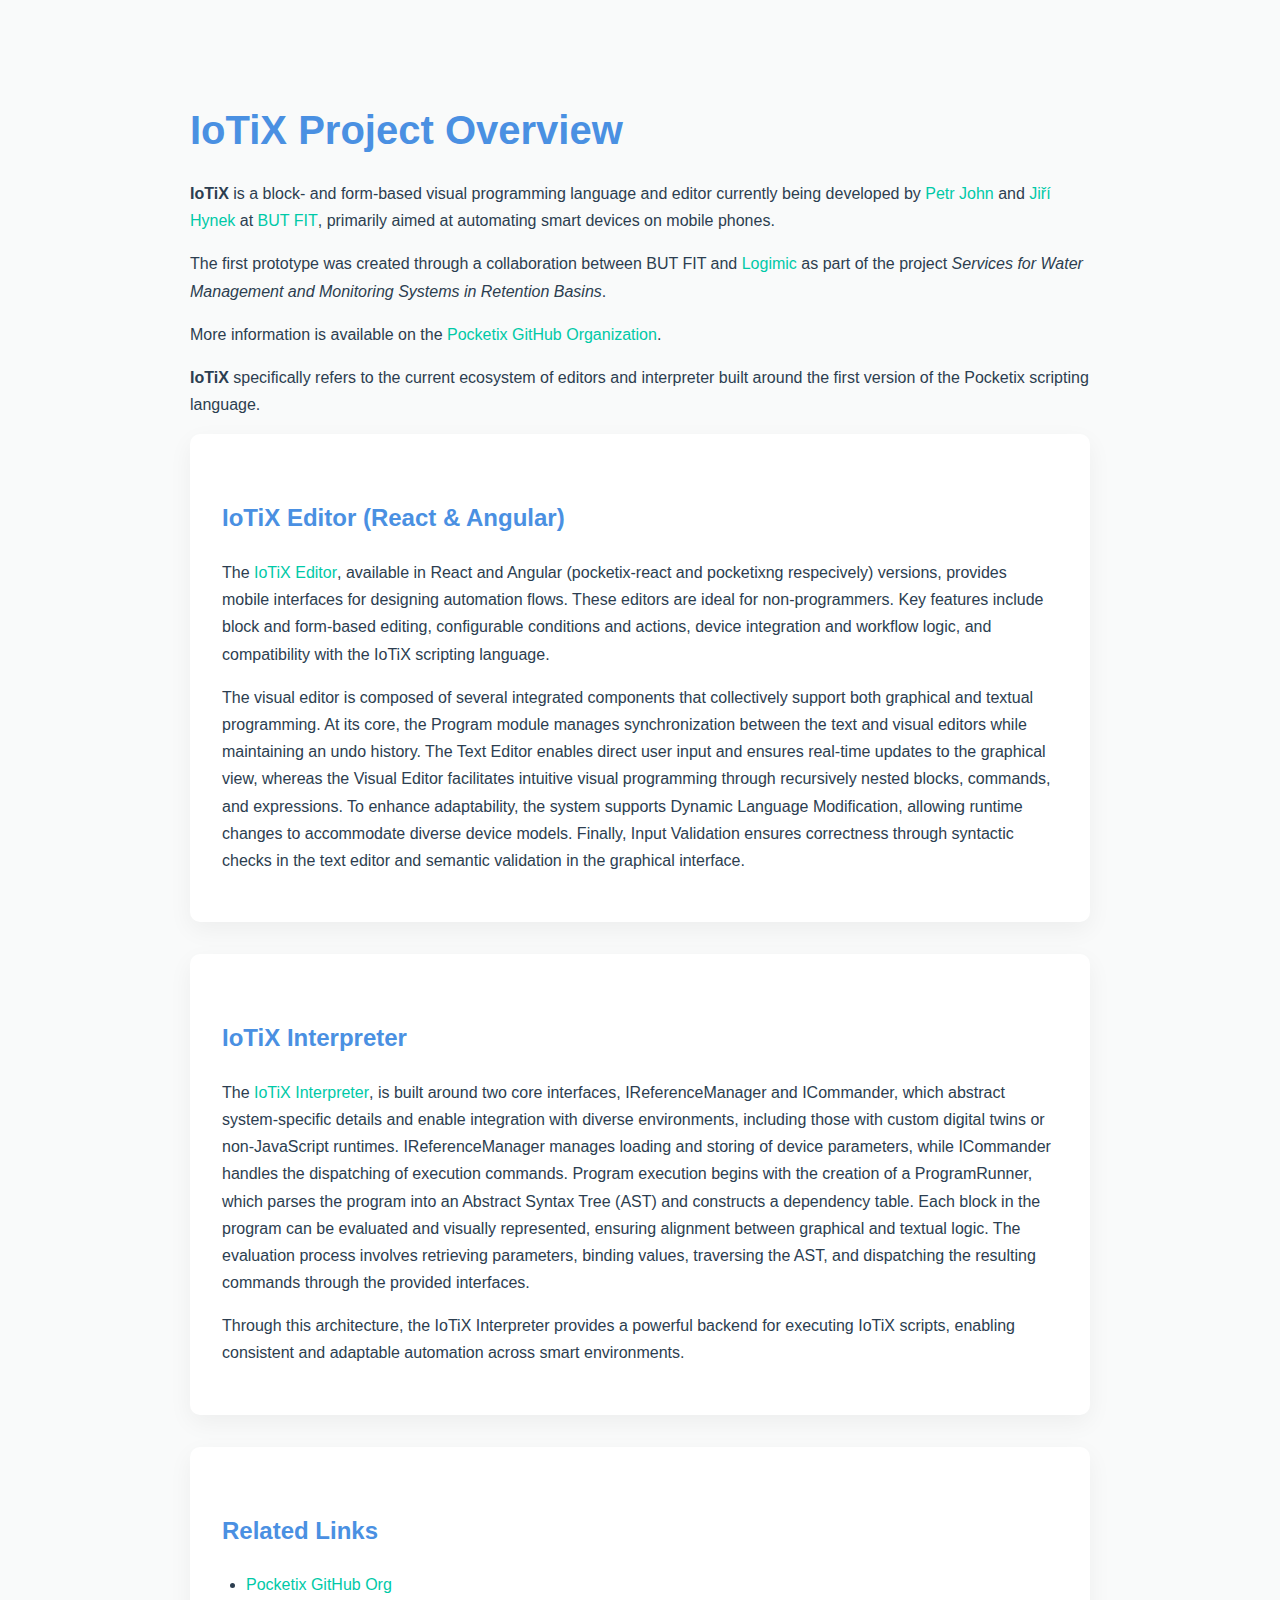
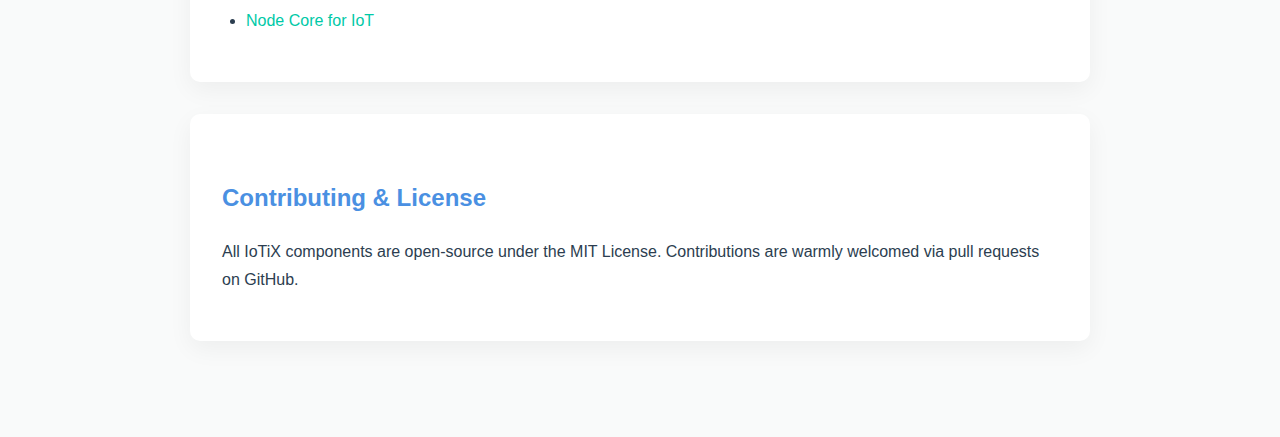
<file: index.html>
<!DOCTYPE html>
<html lang="en">
<head>
	<meta charset="UTF-8"/>
	<meta name="viewport" content="width=device-width, initial-scale=1.0"/>
	<title>IoTiX Project Overview</title>
	<link rel="stylesheet" href="styles.css">
	<link rel="shortcut icon" type="image/x-icon" href="favicon.ico">
</head>
<body>
	<div class="page-container">
		<h1>IoTiX Project Overview</h1>
		<p><strong>IoTiX</strong> is a block- and form-based visual programming language and editor currently being developed
			by <a href="mailto:ijohn@fit.vut.cz">Petr John</a> and <a href="mailto:hynek@fit.vut.cz">Jiří Hynek</a> at <a
					href="https://www.fit.vut.cz/.en" target="_blank">BUT FIT</a>, primarily aimed at automating smart devices
			on mobile phones.</p>

		<p>The first prototype was created through a collaboration between BUT FIT and <a href="https://www.logimic.com/cs/"
																						  target="_blank">Logimic</a> as part of
			the project <em>Services for Water Management and Monitoring Systems in Retention Basins</em>.</p>

		<p>More information is available on the <a href="https://github.com/pocketix" target="_blank">Pocketix GitHub
			Organization</a>.</p>

		<p><strong>IoTiX</strong> specifically refers to the current ecosystem of editors and interpreter built around the
			first version of the Pocketix scripting language.</p>


		<div class="section">
			<h2>IoTiX Editor (React & Angular)</h2>
			<p>The <a href="editor">IoTiX Editor</a>, available in React and Angular
				(pocketix-react and pocketixng respecively) versions, provides mobile interfaces for
				designing automation flows. These editors are ideal for non-programmers. Key features
				include block and form-based editing, configurable conditions and actions, device integration
				and workflow logic, and compatibility with the IoTiX scripting language.
			</p>

			<p>The visual editor is composed of several integrated components that collectively support both graphical and
				textual programming. At its core, the Program module manages synchronization between the text and visual
				editors while maintaining an undo history. The Text Editor enables direct user input and ensures real-time
				updates to the graphical view, whereas the Visual Editor facilitates intuitive visual programming through
				recursively nested blocks, commands, and expressions. To enhance adaptability, the system supports Dynamic
				Language Modification, allowing runtime changes to accommodate diverse device models. Finally, Input Validation
				ensures correctness through syntactic checks in the text editor and semantic validation in the graphical
				interface.
			</p>
		</div>

		<div class="section">
			<h2>IoTiX Interpreter</h2>
			<p>The <a href="interpreter">IoTiX Interpreter</a>, is built around two core interfaces, IReferenceManager and ICommander,
				which abstract system-specific details and enable integration with diverse environments, including those with
				custom digital twins or non-JavaScript runtimes. IReferenceManager manages loading and storing of device
				parameters, while ICommander handles the dispatching of execution commands. Program execution begins with the
				creation of a ProgramRunner, which parses the program into an Abstract Syntax Tree (AST) and constructs a
				dependency table. Each block in the program can be evaluated and visually represented, ensuring alignment between
				graphical and textual logic. The evaluation process involves retrieving parameters, binding values, traversing the
				AST, and dispatching the resulting commands through the provided interfaces.
			</p>

			<p>Through this architecture, the IoTiX Interpreter provides a powerful backend for executing IoTiX scripts,
				enabling consistent and adaptable automation across smart environments.
			</p>
		</div>

		<div class="section">
			<h2>Related Links</h2>
			<ul>
				<li><a href="https://github.com/pocketix" target="_blank">Pocketix GitHub Org</a></li>
				<li><a href="https://github.com/pocketix/pocketix-node-core" target="_blank">Node Core for IoT</a></li>
			</ul>
		</div>

		<div class="section">
			<h2>Contributing & License</h2>
			<p>All IoTiX components are open-source under the MIT License. Contributions are warmly welcomed via pull
				requests on GitHub.</p>
		</div>
	</div>
</body>
</html>
</file>
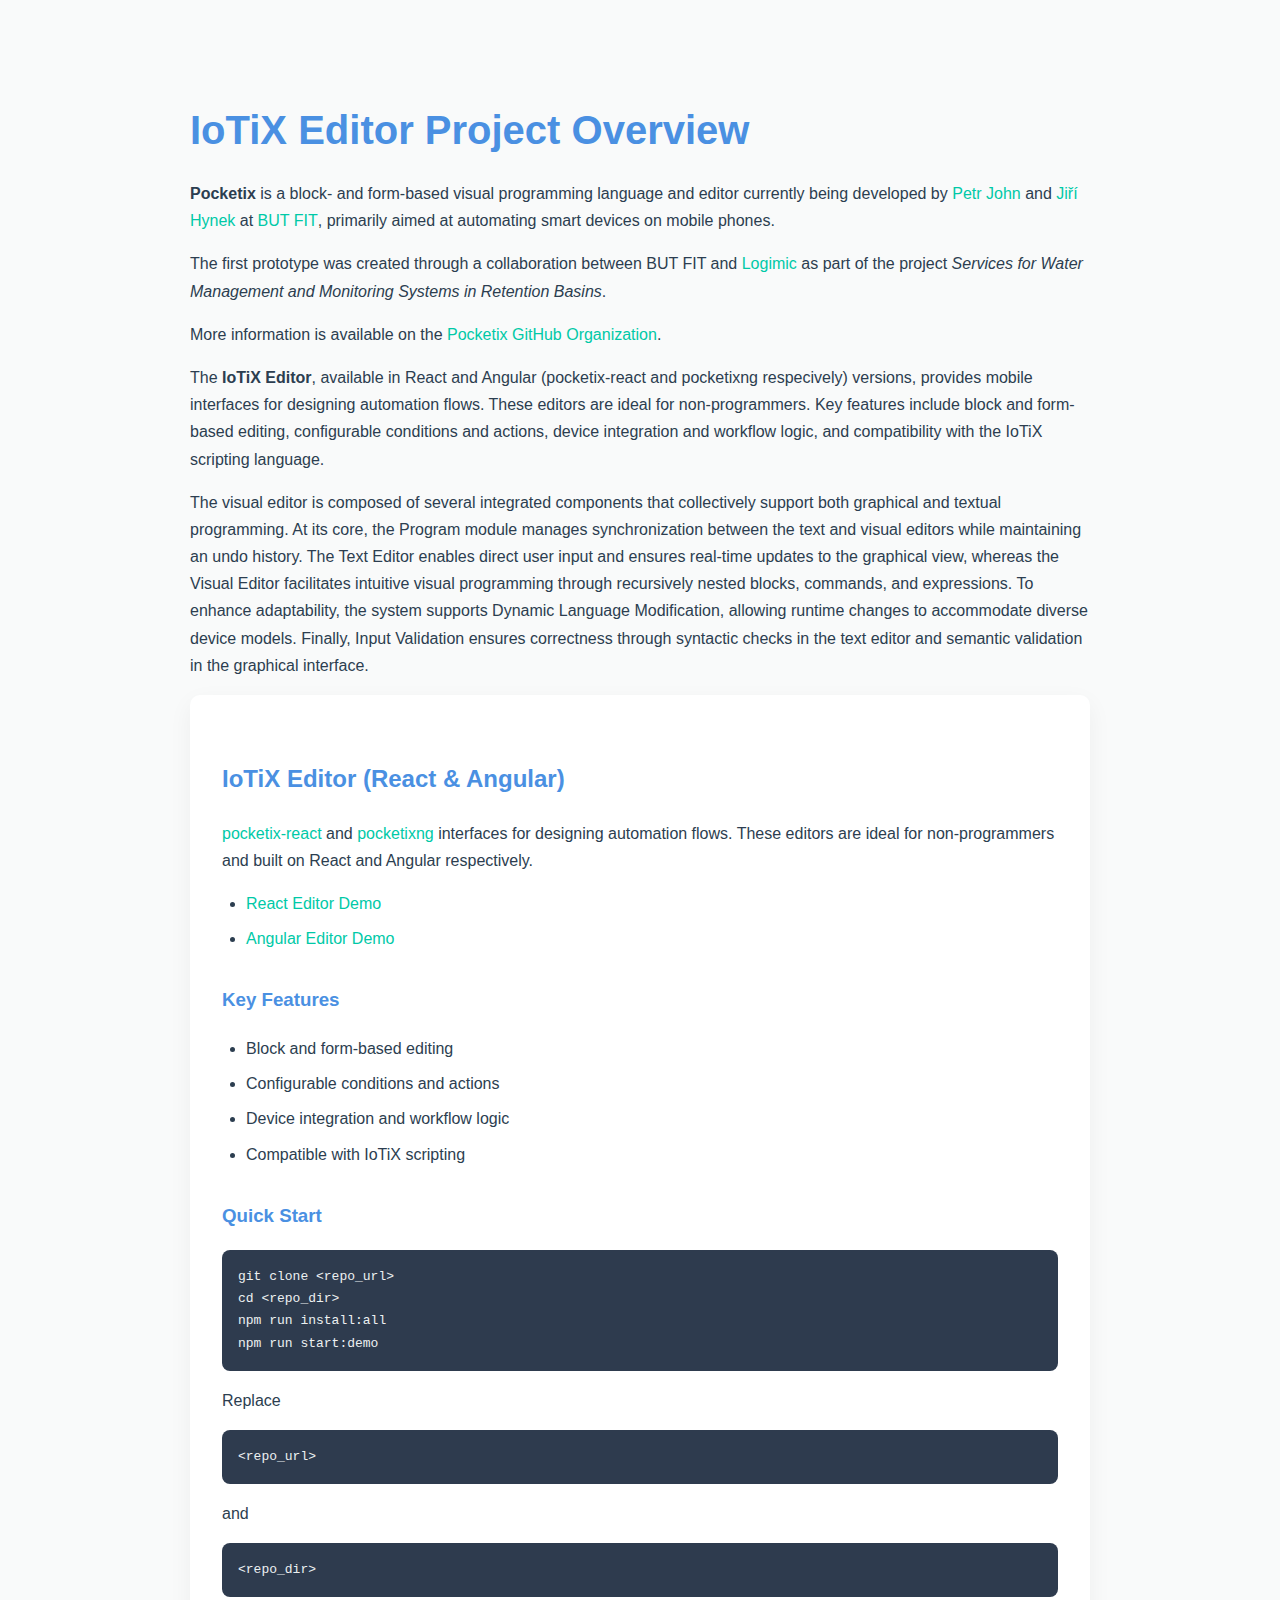
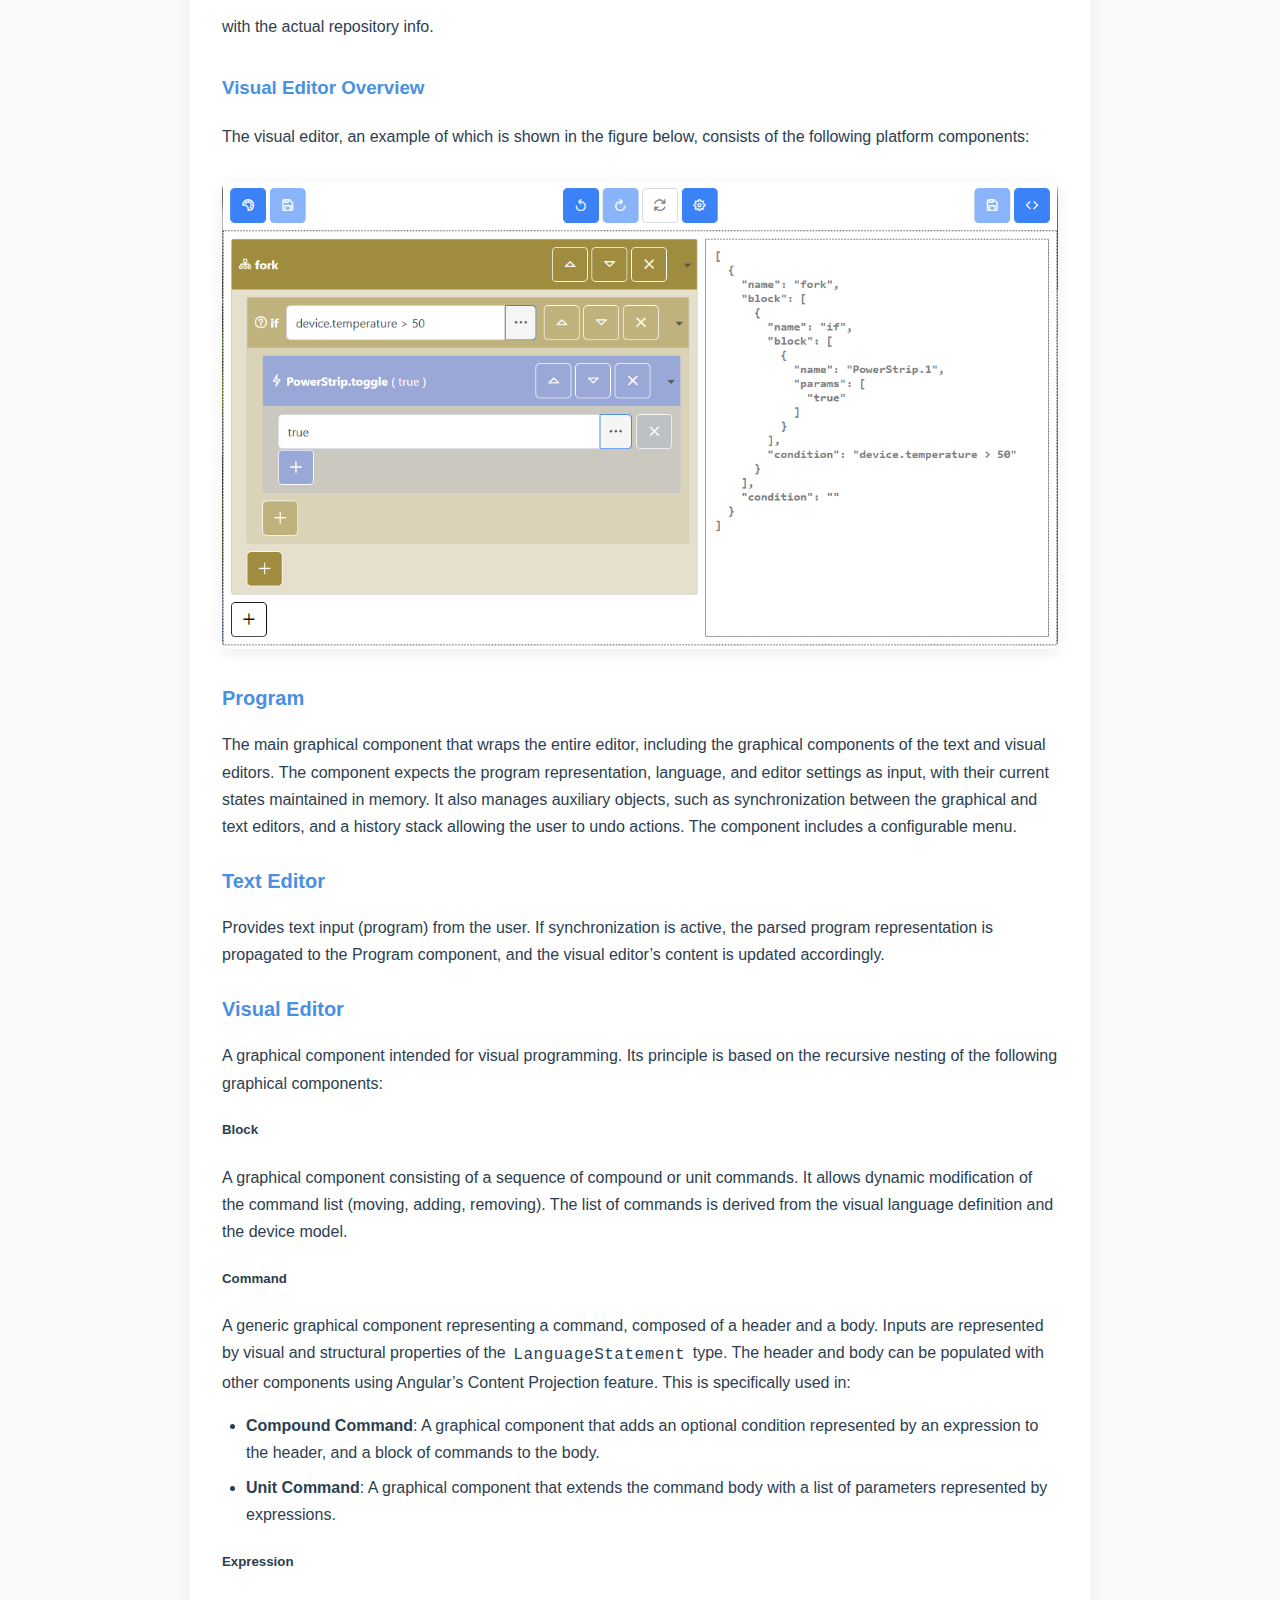
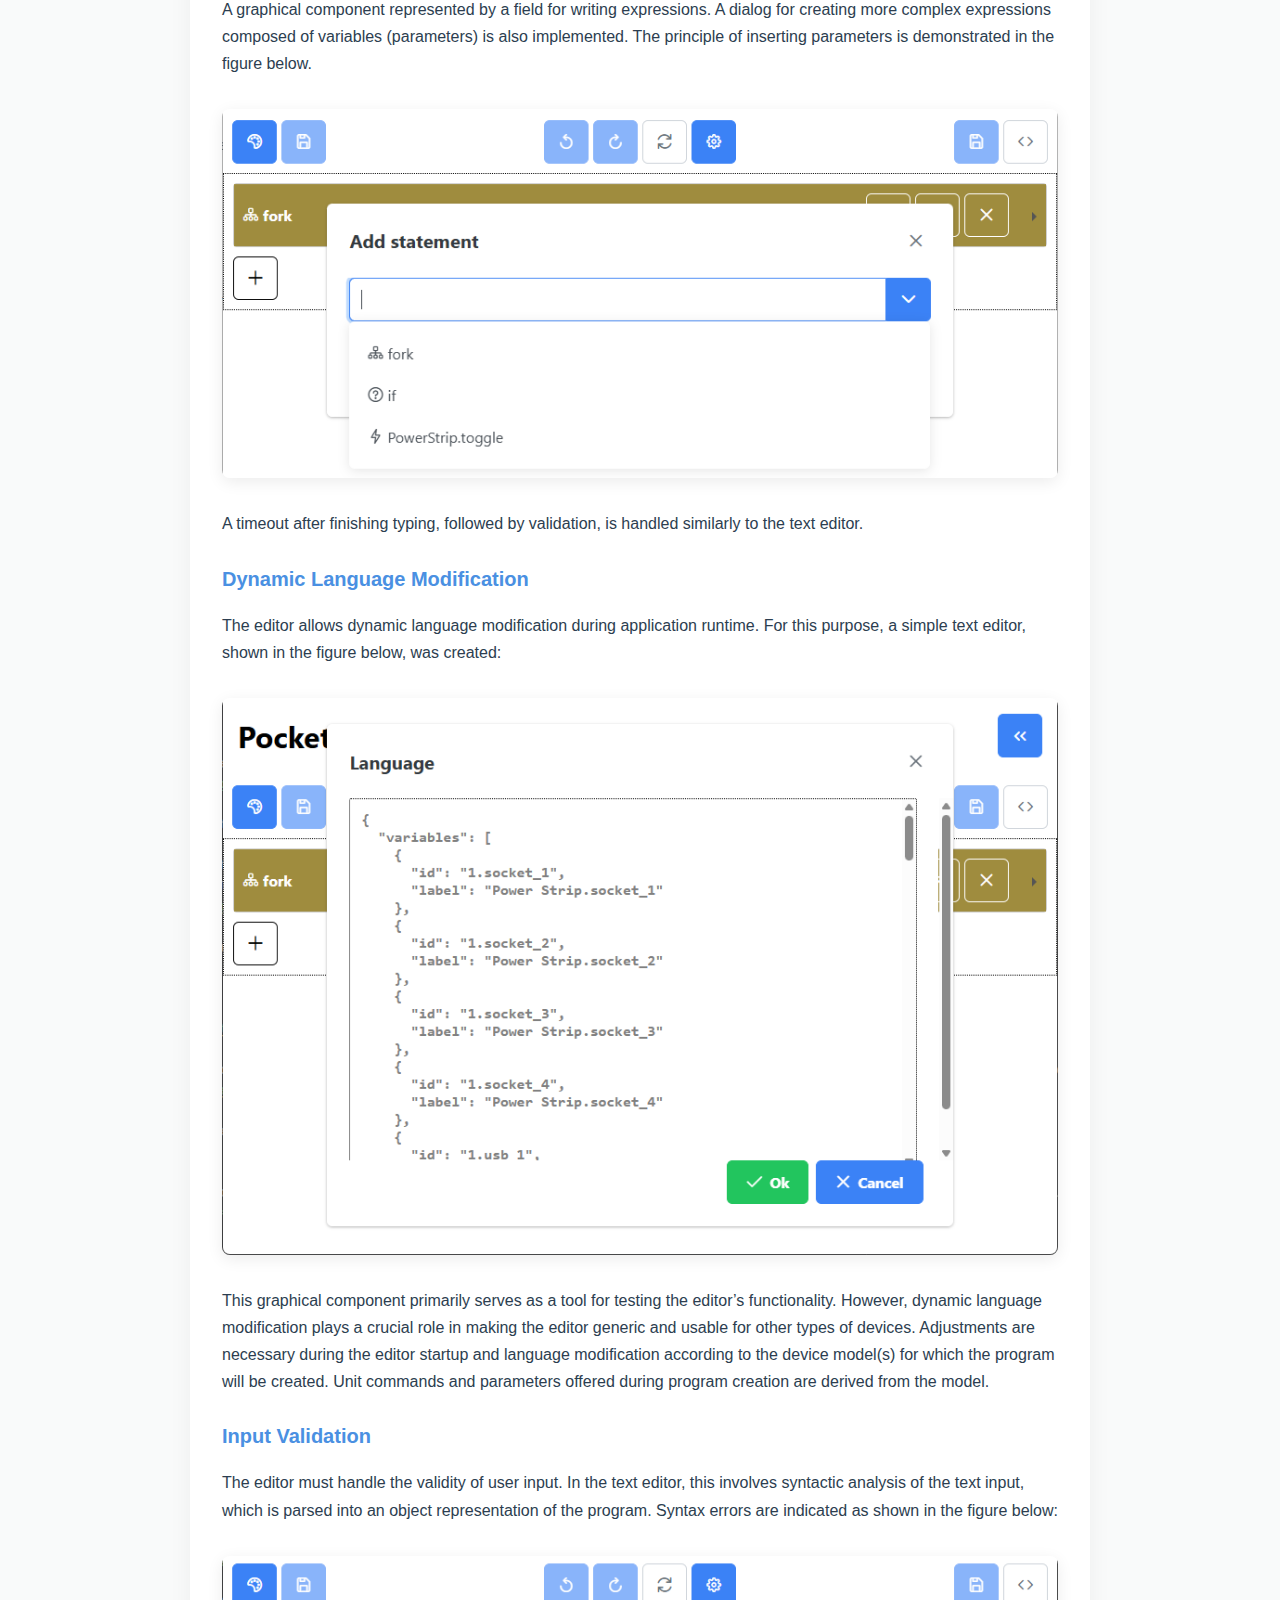
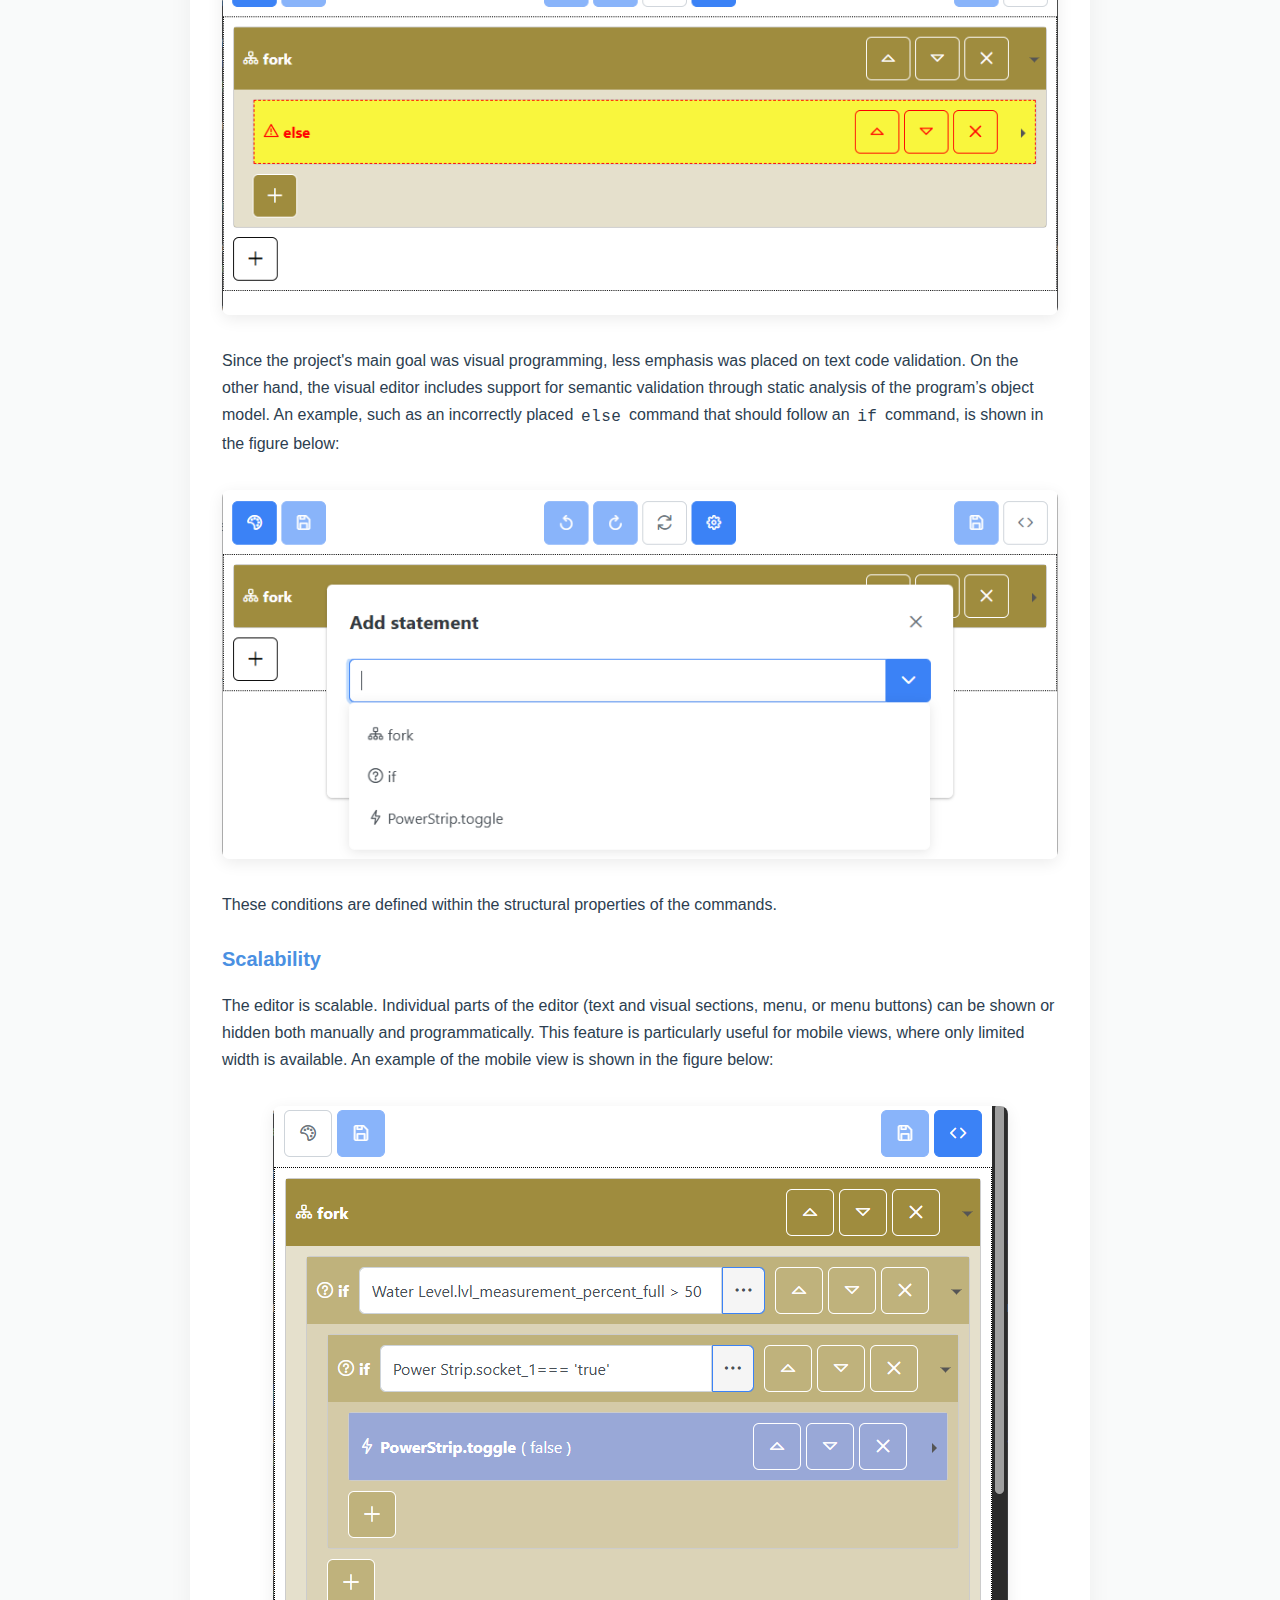
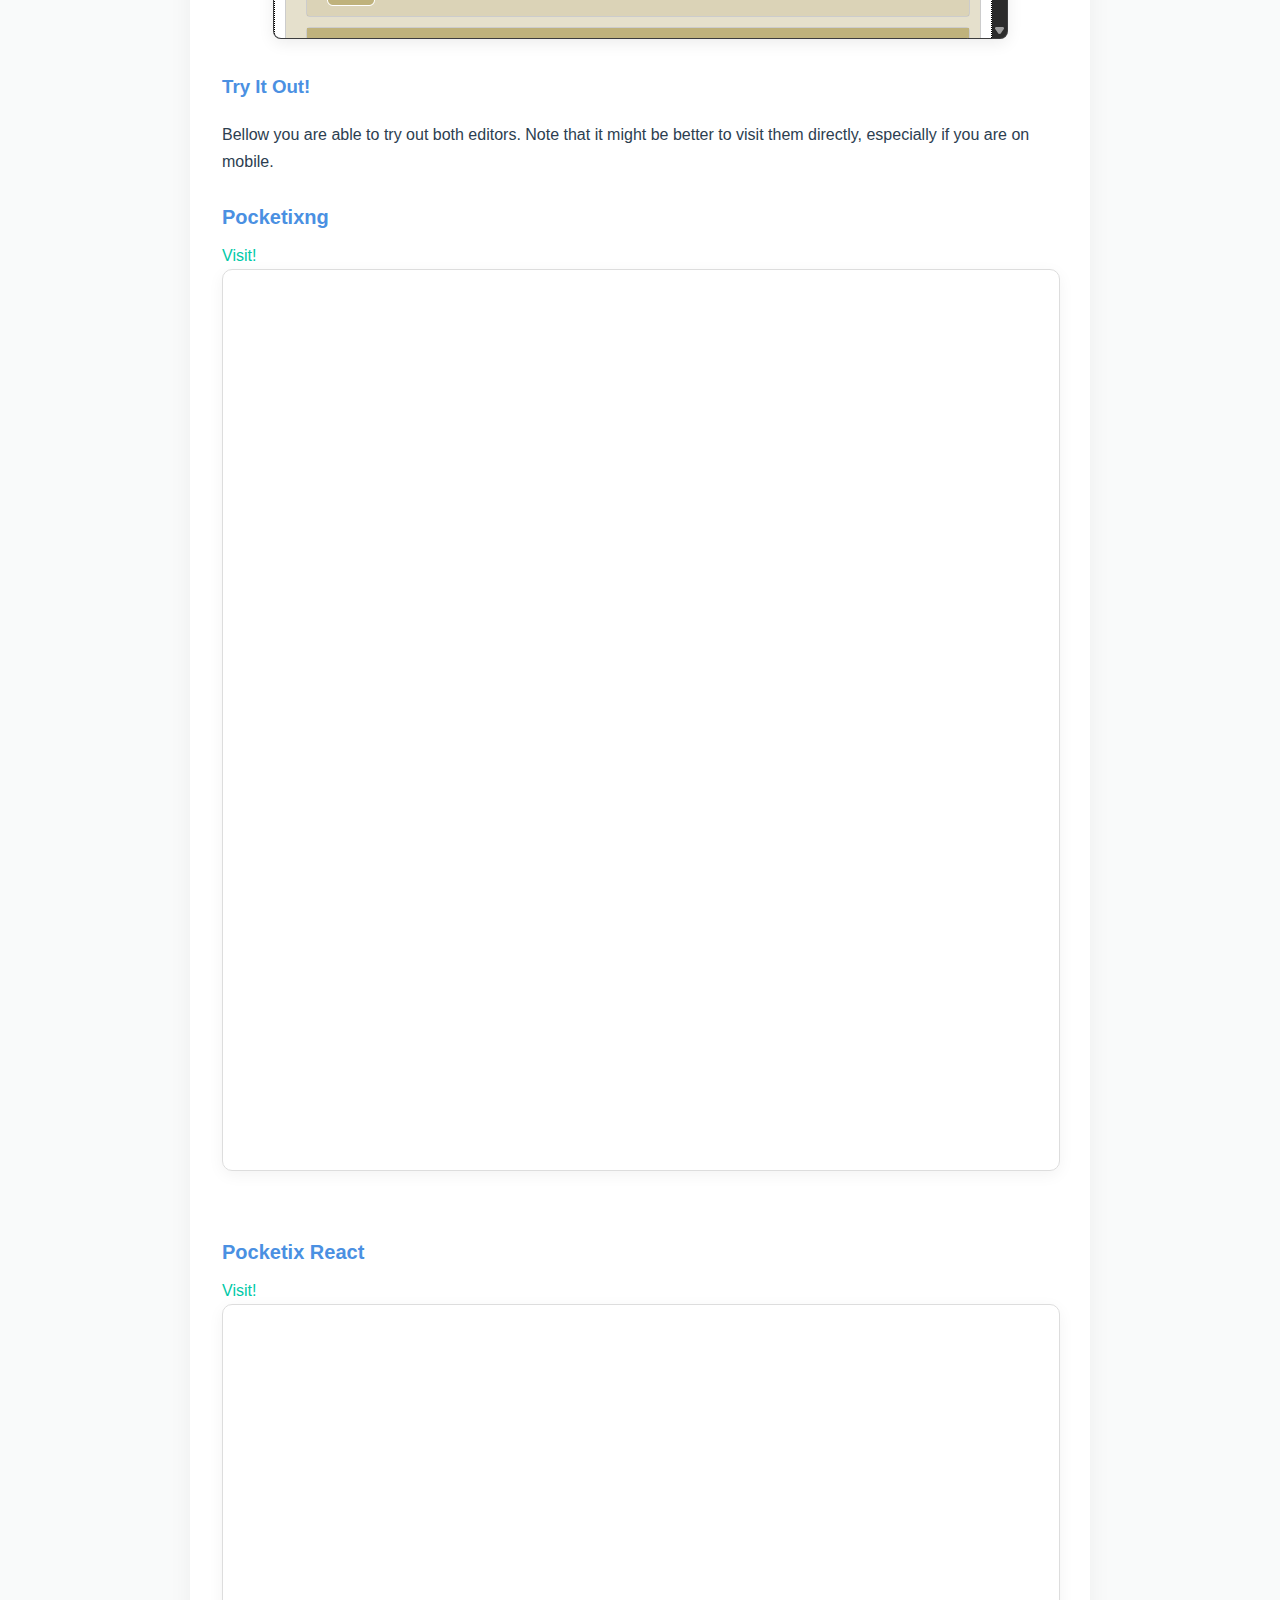
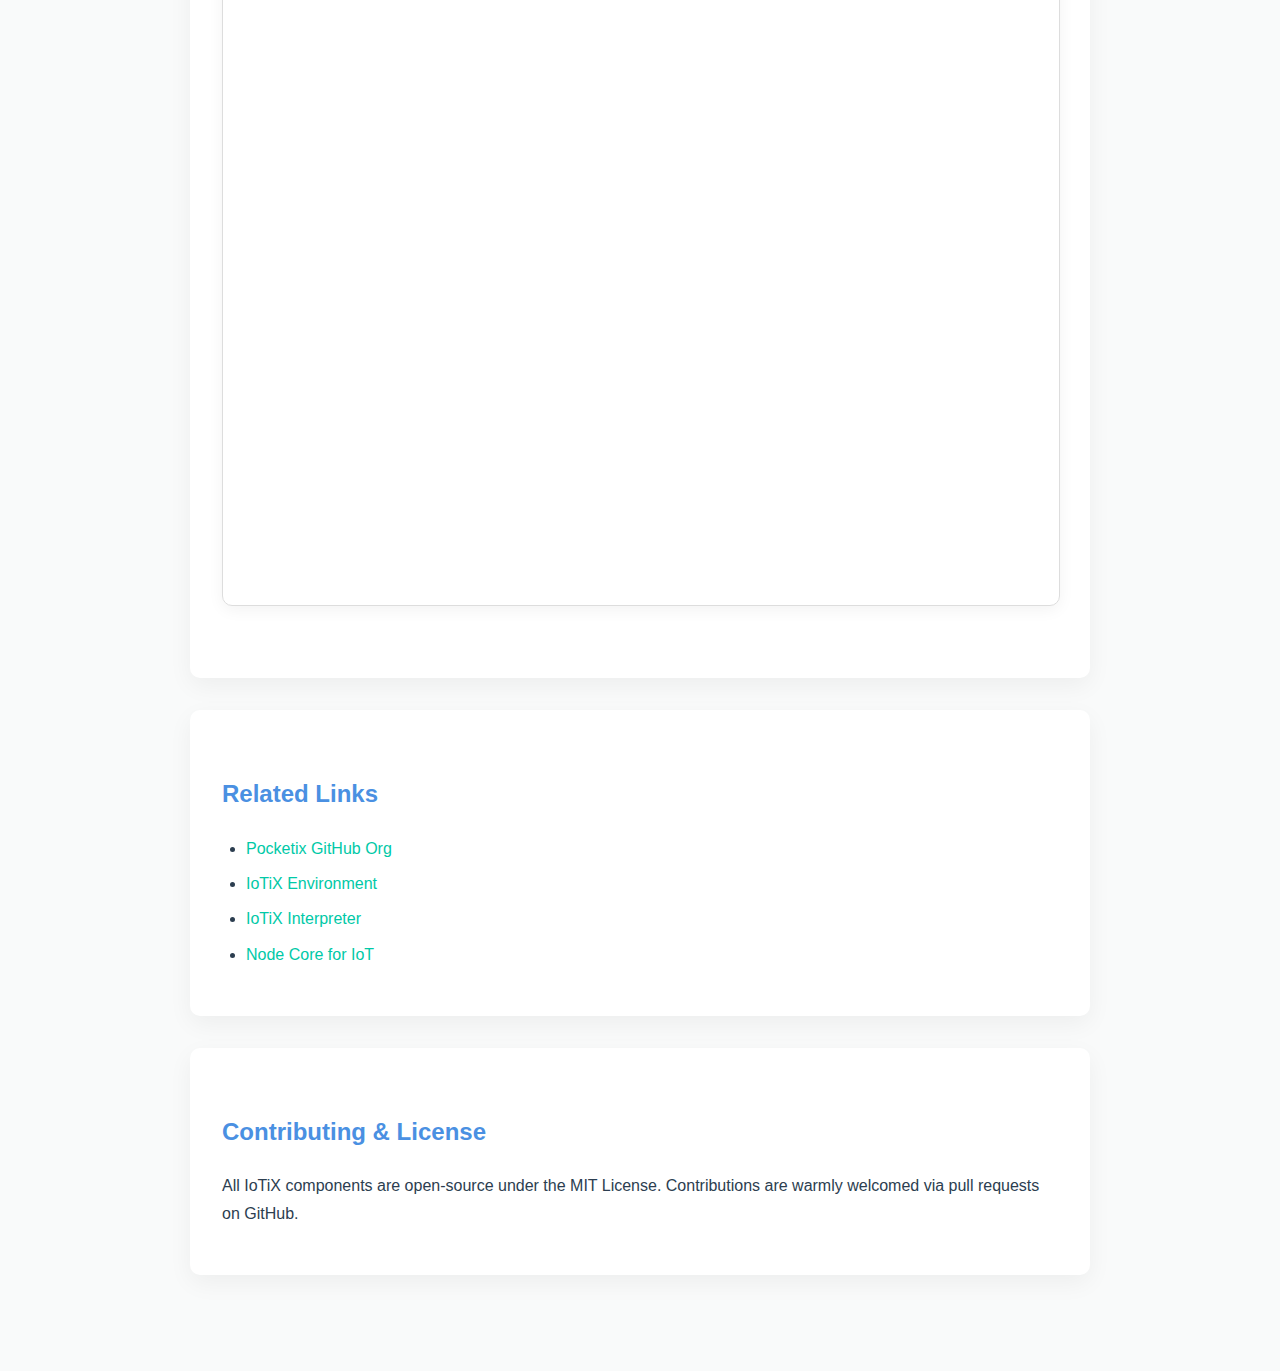
<file: editor/index.html>
<!DOCTYPE html>
<html lang="en">
<head>
    <meta charset="UTF-8"/>
    <meta name="viewport" content="width=device-width, initial-scale=1.0"/>
    <title>IoTiX Editor Project Overview</title>
    <link rel="stylesheet" href="../styles.css">
    <link rel="shortcut icon" type="image/x-icon" href="../favicon.ico">
</head>
<body>
<div class="page-container">
    <h1>IoTiX Editor Project Overview</h1>
    <p><strong>Pocketix</strong> is a block- and form-based visual programming language and editor currently being developed
        by <a href="mailto:ijohn@fit.vut.cz">Petr John</a> and <a href="mailto:hynek@fit.vut.cz">Jiří Hynek</a> at <a
                href="https://www.fit.vut.cz/.en" target="_blank">BUT FIT</a>, primarily aimed at automating smart devices
        on mobile phones.</p>

    <p>The first prototype was created through a collaboration between BUT FIT and <a href="https://www.logimic.com/cs/"
                                                                                      target="_blank">Logimic</a> as part of
        the project <em>Services for Water Management and Monitoring Systems in Retention Basins</em>.</p>

    <p>More information is available on the <a href="https://github.com/pocketix" target="_blank">Pocketix GitHub
        Organization</a>.</p>

    <p>The <strong>IoTiX Editor</strong>, available in React and Angular
        (pocketix-react and pocketixng respecively) versions, provides mobile interfaces for
        designing automation flows. These editors are ideal for non-programmers. Key features
        include block and form-based editing, configurable conditions and actions, device integration
        and workflow logic, and compatibility with the IoTiX scripting language.
    </p>

    <p>The visual editor is composed of several integrated components that collectively support both graphical and
         textual programming. At its core, the Program module manages synchronization between the text and visual
        editors while maintaining an undo history. The Text Editor enables direct user input and ensures real-time
        updates to the graphical view, whereas the Visual Editor facilitates intuitive visual programming through
        recursively nested blocks, commands, and expressions. To enhance adaptability, the system supports Dynamic
        Language Modification, allowing runtime changes to accommodate diverse device models. Finally, Input Validation
        ensures correctness through syntactic checks in the text editor and semantic validation in the graphical
        interface.
    </p>

    <div class="section">
        <h2>IoTiX Editor (React & Angular)</h2>
        <p><a href="https://github.com/pocketix/pocketix-react" target="_blank">pocketix-react</a> and
            <a href="https://github.com/pocketix/pocketixng" target="_blank">pocketixng</a>
            interfaces for designing automation flows. These editors are ideal for non-programmers and built on
            React and Angular respectively.
        </p>
        <ul>
            <li><a href="https://pocketix-react.pocketix.org/" target="_blank">React Editor Demo</a></li>
            <li><a href="https://pocketixng.pocketix.org/" target="_blank">Angular Editor Demo</a></li>
        </ul>

        <h3>Key Features</h3>
        <ul>
            <li>Block and form-based editing</li>
            <li>Configurable conditions and actions</li>
            <li>Device integration and workflow logic</li>
            <li>Compatible with IoTiX scripting</li>
        </ul>

        <h3>Quick Start</h3>
        <code>git clone &lt;repo_url&gt;<br/>cd &lt;repo_dir&gt;<br/>npm run install:all<br/>npm run start:demo</code>
        <p>Replace <code>&lt;repo_url&gt;</code> and <code>&lt;repo_dir&gt;</code> with the actual repository info.</p>

        <h3>Visual Editor Overview</h3>

        <p>The visual editor, an example of which is shown in the figure below, consists of the following platform
            components:</p>
        <div class="img-center">
            <img src="../img/visualEditorOverview.png" alt="Visual Editor Overview">
        </div>

        <h4>Program</h4>
        <p>The main graphical component that wraps the entire editor, including the graphical components of the text and
            visual editors. The component expects the program representation, language, and editor settings as input, with
            their current states maintained in memory. It also manages auxiliary objects, such as synchronization between
            the graphical and text editors, and a history stack allowing the user to undo actions. The component includes a
            configurable menu.</p>

        <h4>Text Editor</h4>
        <p>Provides text input (program) from the user. If synchronization is active, the parsed program representation is
            propagated to the Program component, and the visual editor’s content is updated accordingly.</p>

        <h4>Visual Editor</h4>
        <p>A graphical component intended for visual programming. Its principle is based on the recursive nesting of the
            following graphical components:</p>

        <h5>Block</h5>
        <p>A graphical component consisting of a sequence of compound or unit commands. It allows dynamic modification of
            the command list (moving, adding, removing). The list of commands is derived from the visual language definition
            and the device model.</p>

        <h5>Command</h5>
        <p>A generic graphical component representing a command, composed of a header and a body. Inputs are represented by
            visual and structural properties of the <span class="texttt">LanguageStatement</span> type. The header and body can be
            populated with other components using Angular’s Content Projection feature. This is specifically used in:</p>

        <ul>
            <li><strong>Compound Command</strong>: A graphical component that adds an optional condition represented by an
                expression to the header, and a block of commands to the body.
            </li>
            <li><strong>Unit Command</strong>: A graphical component that extends the command body with a list of parameters
                represented by expressions.
            </li>
        </ul>

        <h5>Expression</h5>
        <p>A graphical component represented by a field for writing expressions. A dialog for creating more complex
            expressions composed of variables (parameters) is also implemented. The principle of inserting parameters is
            demonstrated in the figure below.</p>
        <div class="img-center">
            <img src="../img/semanticErrorExample.png" alt="Expression Dialog">
        </div>

        <p>A timeout after finishing typing, followed by validation, is handled similarly to the text editor.</p>

        <h4>Dynamic Language Modification</h4>
        <p>The editor allows dynamic language modification during application runtime. For this purpose, a simple text
            editor, shown in the figure below, was created:</p>
        <div class="img-center">
            <img src="../img/simpleTextEditor.png" alt="Simple Text Editor">
        </div>

        <p>This graphical component primarily serves as a tool for testing the editor’s functionality. However, dynamic
            language modification plays a crucial role in making the editor generic and usable for other types of devices.
            Adjustments are necessary during the editor startup and language modification according to the device model(s)
            for which the program will be created. Unit commands and parameters offered during program creation are derived
            from the model.</p>

        <h4>Input Validation</h4>
        <p>The editor must handle the validity of user input. In the text editor, this involves syntactic analysis of the
            text input, which is parsed into an object representation of the program. Syntax errors are indicated as shown
            in the figure below:</p>
        <div class="img-center">
            <img src="../img/syntaxErrorHighlight.png" alt="Syntax Error Highlight">
        </div>

        <p>Since the project's main goal was visual programming, less emphasis was placed on text code validation. On the
            other hand, the visual editor includes support for semantic validation through static analysis of the program’s
            object model. An example, such as an incorrectly placed <span class="texttt">else</span> command that should follow an
            <span class="texttt">if</span> command, is shown in the figure below:</p>
        <div class="img-center">
            <img src="../img/semanticErrorExample.png" alt="Semantic Error Example">
        </div>

        <p>These conditions are defined within the structural properties of the commands.</p>

        <h4>Scalability</h4>
        <p>The editor is scalable. Individual parts of the editor (text and visual sections, menu, or menu buttons) can be
            shown or hidden both manually and programmatically. This feature is particularly useful for mobile views, where
            only limited width is available. An example of the mobile view is shown in the figure below:</p>
        <div class="img-center">
            <img src="../img/mobileView.png" alt="Mobile View">
        </div>

        <h3>Try It Out!</h3>
        Bellow you are able to try out both editors. Note that it might be better to visit them directly, especially if you
        are on mobile.
        <h4>Pocketixng</h4>
        <a href="https://pocketixng.pocketix.org/" target="_blank">Visit!</a>
        <iframe src="https://pocketixng.pocketix.org"></iframe>
        <h4>Pocketix React</h4>
        <a href="https://pocketix-react.pocketix.org/" target="_blank">Visit!</a>
        <iframe src="https://pocketix-react.pocketix.org"></iframe>
    </div>

    <div class="section">
        <h2>Related Links</h2>
        <ul>
            <li><a href="https://github.com/pocketix" target="_blank">Pocketix GitHub Org</a></li>
            <li><a href=".." target="_blank">IoTiX Environment</a></li>
            <li><a href="../interpreter" target="_blank">IoTiX Interpreter</a></li>
            <li><a href="https://github.com/pocketix/pocketix-node-core" target="_blank">Node Core for IoT</a></li>
        </ul>
    </div>

    <div class="section">
        <h2>Contributing & License</h2>
        <p>All IoTiX components are open-source under the MIT License. Contributions are warmly welcomed via pull
            requests on GitHub.</p>
    </div>
</div>
</body>
</html>
</file>
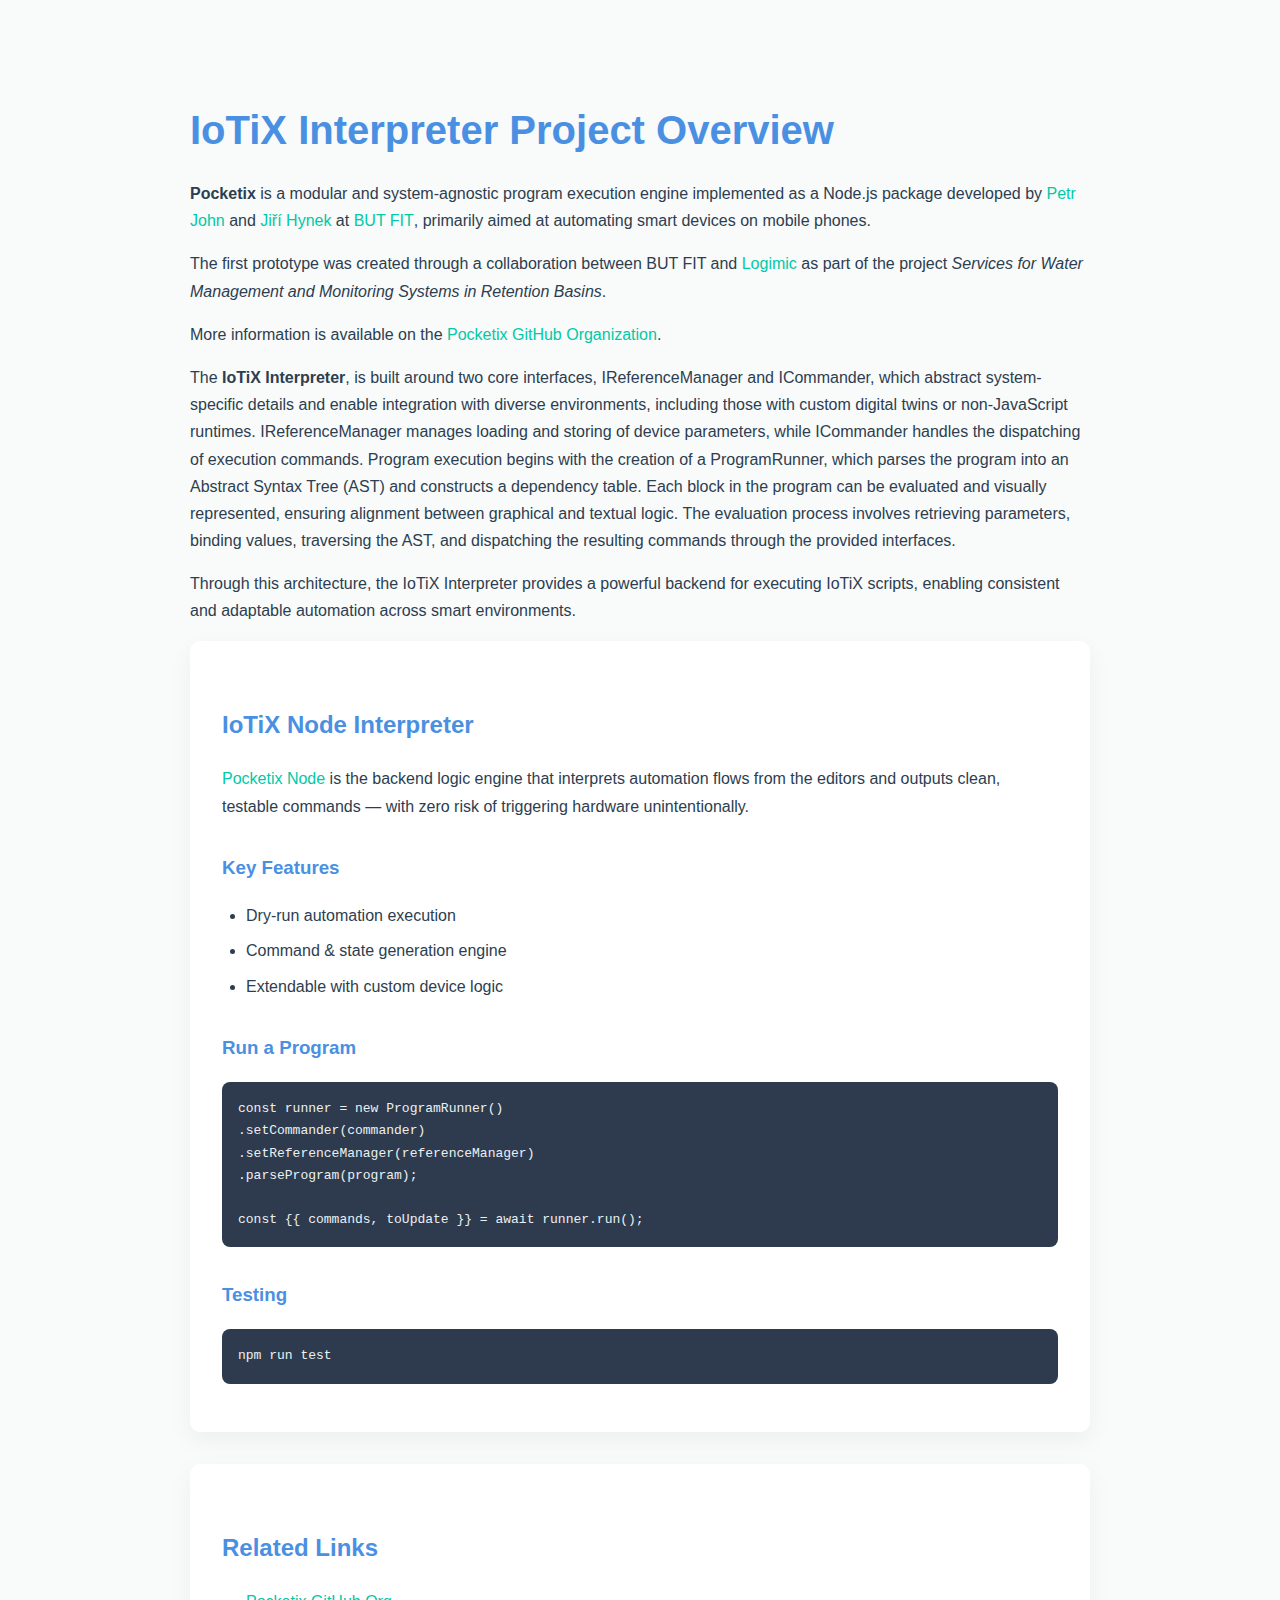
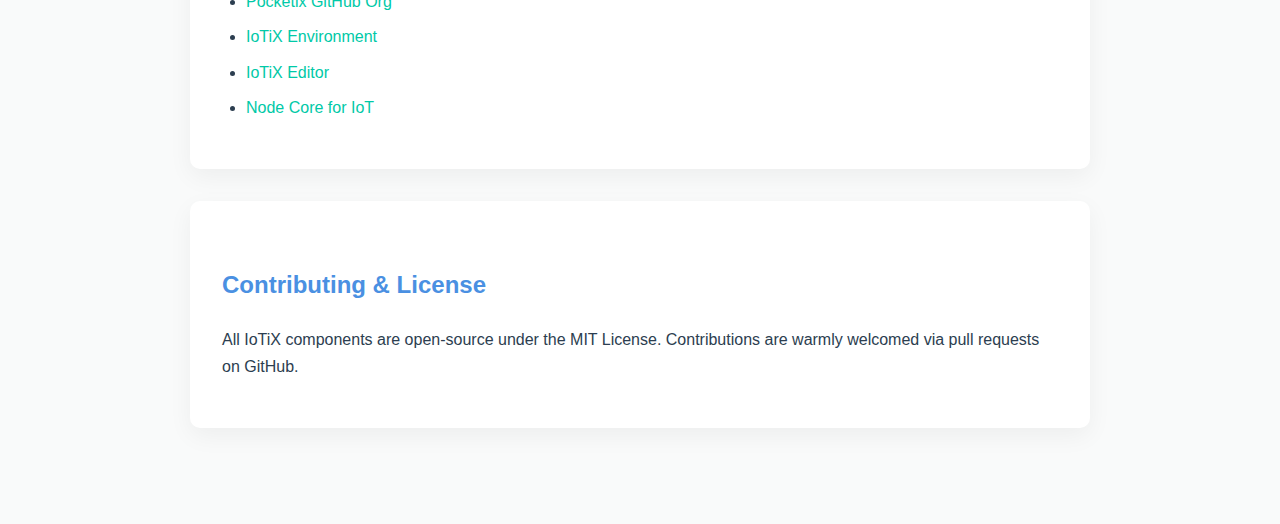
<file: interpreter/index.html>
<!DOCTYPE html>
<html lang="en">
<head>
    <meta charset="UTF-8"/>
    <meta name="viewport" content="width=device-width, initial-scale=1.0"/>
    <title>IoTiX Interpreter Project Overview</title>
    <link rel="stylesheet" href="../styles.css">
    <link rel="shortcut icon" type="image/x-icon" href="../favicon.ico">
</head>
<body>
<div class="page-container">
    <h1>IoTiX Interpreter Project Overview</h1>
    <p><strong>Pocketix</strong> is a modular and system-agnostic program execution engine implemented as a Node.js package
        developed
        by <a href="mailto:ijohn@fit.vut.cz">Petr John</a> and <a href="mailto:hynek@fit.vut.cz">Jiří Hynek</a> at <a
                href="https://www.fit.vut.cz/.en" target="_blank">BUT FIT</a>, primarily aimed at automating smart devices
        on mobile phones.</p>

    <p>The first prototype was created through a collaboration between BUT FIT and <a href="https://www.logimic.com/cs/"
                                                                                      target="_blank">Logimic</a> as part of
        the project <em>Services for Water Management and Monitoring Systems in Retention Basins</em>.</p>

    <p>More information is available on the <a href="https://github.com/pocketix" target="_blank">Pocketix GitHub
        Organization</a>.</p>

    <p>The <strong>IoTiX Interpreter</strong>, is built around two core interfaces, IReferenceManager and ICommander,
        which abstract system-specific details and enable integration with diverse environments, including those with
        custom digital twins or non-JavaScript runtimes. IReferenceManager manages loading and storing of device
        parameters, while ICommander handles the dispatching of execution commands. Program execution begins with the
        creation of a ProgramRunner, which parses the program into an Abstract Syntax Tree (AST) and constructs a
        dependency table. Each block in the program can be evaluated and visually represented, ensuring alignment between
        graphical and textual logic. The evaluation process involves retrieving parameters, binding values, traversing the
        AST, and dispatching the resulting commands through the provided interfaces.
    </p>

    <p>Through this architecture, the IoTiX Interpreter provides a powerful backend for executing IoTiX scripts,
        enabling consistent and adaptable automation across smart environments.
    </p>

    <div class="section">
        <h2>IoTiX Node Interpreter</h2>
        <p><a href="https://github.com/pocketix/pocketix-node" target="_blank">Pocketix Node</a>
            is the backend logic engine that interprets automation flows from the editors and
            outputs clean, testable commands — with zero risk of triggering hardware unintentionally.</p>

        <h3>Key Features</h3>
        <ul>
            <li>Dry-run automation execution</li>
            <li>Command & state generation engine</li>
            <li>Extendable with custom device logic</li>
        </ul>

        <h3>Run a Program</h3>
        <code>
            const runner = new ProgramRunner()<br/>
            .setCommander(commander)<br/>
            .setReferenceManager(referenceManager)<br/>
            .parseProgram(program);<br/><br/>

            const {{ commands, toUpdate }} = await runner.run();
        </code>

        <h3>Testing</h3>
        <code>npm run test</code>
    </div>

    <div class="section">
        <h2>Related Links</h2>
        <ul>
            <li><a href="https://github.com/pocketix" target="_blank">Pocketix GitHub Org</a></li>
            <li><a href="/" target="_blank">IoTiX Environment</a></li>
            <li><a href="../editor" target="_blank">IoTiX Editor</a></li>
            <li><a href="https://github.com/pocketix/pocketix-node-core" target="_blank">Node Core for IoT</a></li>
        </ul>
    </div>

    <div class="section">
        <h2>Contributing & License</h2>
        <p>All IoTiX components are open-source under the MIT License. Contributions are warmly welcomed via pull
            requests on GitHub.</p>
    </div>
</div>
</body>
</html>
</file>
<file: styles.css>
:root {
    --primary: #4a90e2;
    --accent: #00c9a7;
    --bg: #f9fafa;
    --text: #2c3e50;
    --code-bg: #2e3b4e;
    --code-text: #ecf0f1;
}

body {
    font-family: 'Segoe UI', Tahoma, Geneva, Verdana, sans-serif;
    background-color: var(--bg);
    color: var(--text);
    margin: 0;
    padding: 2rem;
    line-height: 1.7;
}

h1, h2, h3 {
    color: var(--primary);
    margin-top: 2rem;
}

h1 {
    font-size: 2.5rem;
    margin-bottom: 1rem;
}

a {
    color: var(--accent);
    text-decoration: none;
    font-weight: 500;
}

a:hover {
    text-decoration: underline;
}

.section {
    background: #fff;
    border-radius: 10px;
    padding: 2rem;
    margin-bottom: 2rem;
    box-shadow: 0 8px 24px rgba(0, 0, 0, 0.05);
    transition: box-shadow 0.3s ease;
}

.section:hover {
    box-shadow: 0 10px 28px rgba(0, 0, 0, 0.1);
}

code, pre {
    background-color: var(--code-bg);
    color: var(--code-text);
    padding: 1rem;
    border-radius: 8px;
    display: block;
    overflow-x: auto;
    margin-top: 1rem;
    margin-bottom: 1rem;
}

ul {
    padding-left: 1.5rem;
}

li {
    margin-bottom: 0.5rem;
}

p {
    margin-bottom: 1rem;
}

h4 {
    color: var(--primary);
    margin-top: 1.5rem;
    font-size: 1.25rem;
    margin-bottom: 0.5rem;
}

iframe {
    width: 100%;
    height: 100vh;
    border: 1px solid #ddd;
    border-radius: 10px;
    margin-bottom: 2rem;
    box-shadow: 0 4px 16px rgba(0, 0, 0, 0.05);
    transition: box-shadow 0.3s ease;
}

iframe:hover {
    box-shadow: 0 6px 20px rgba(0, 0, 0, 0.1);
}

.img-center {
    display: flex;
    justify-content: center;
    margin: 2rem 0;
}

.img-center img {
    max-width: 100%;
    height: auto;
    border-radius: 8px;
    box-shadow: 0 4px 16px rgba(0, 0, 0, 0.08);
    transition: box-shadow 0.3s ease;
}

.img-center img:hover {
    box-shadow: 0 6px 24px rgba(0, 0, 0, 0.12);
}

.texttt {
    font-family: 'Courier New', Courier, monospace;
    font-size: 1em;
    background: none;
    padding: 0.1em 0.2em;
    border-radius: 4px;
    color: var(--text);
    letter-spacing: 0.5px;
}
.page-container {
    max-width: 900px;
    margin: 0 auto;
    padding: 2rem;
}
@media (max-width: 768px) {
    .page-container {
        max-width: 100%;
        margin: 0;
        padding: 0;
    }

    body {
        padding: 0.5rem;
    }

    .section {
        padding: 0.5rem;
    }
}
</file>
